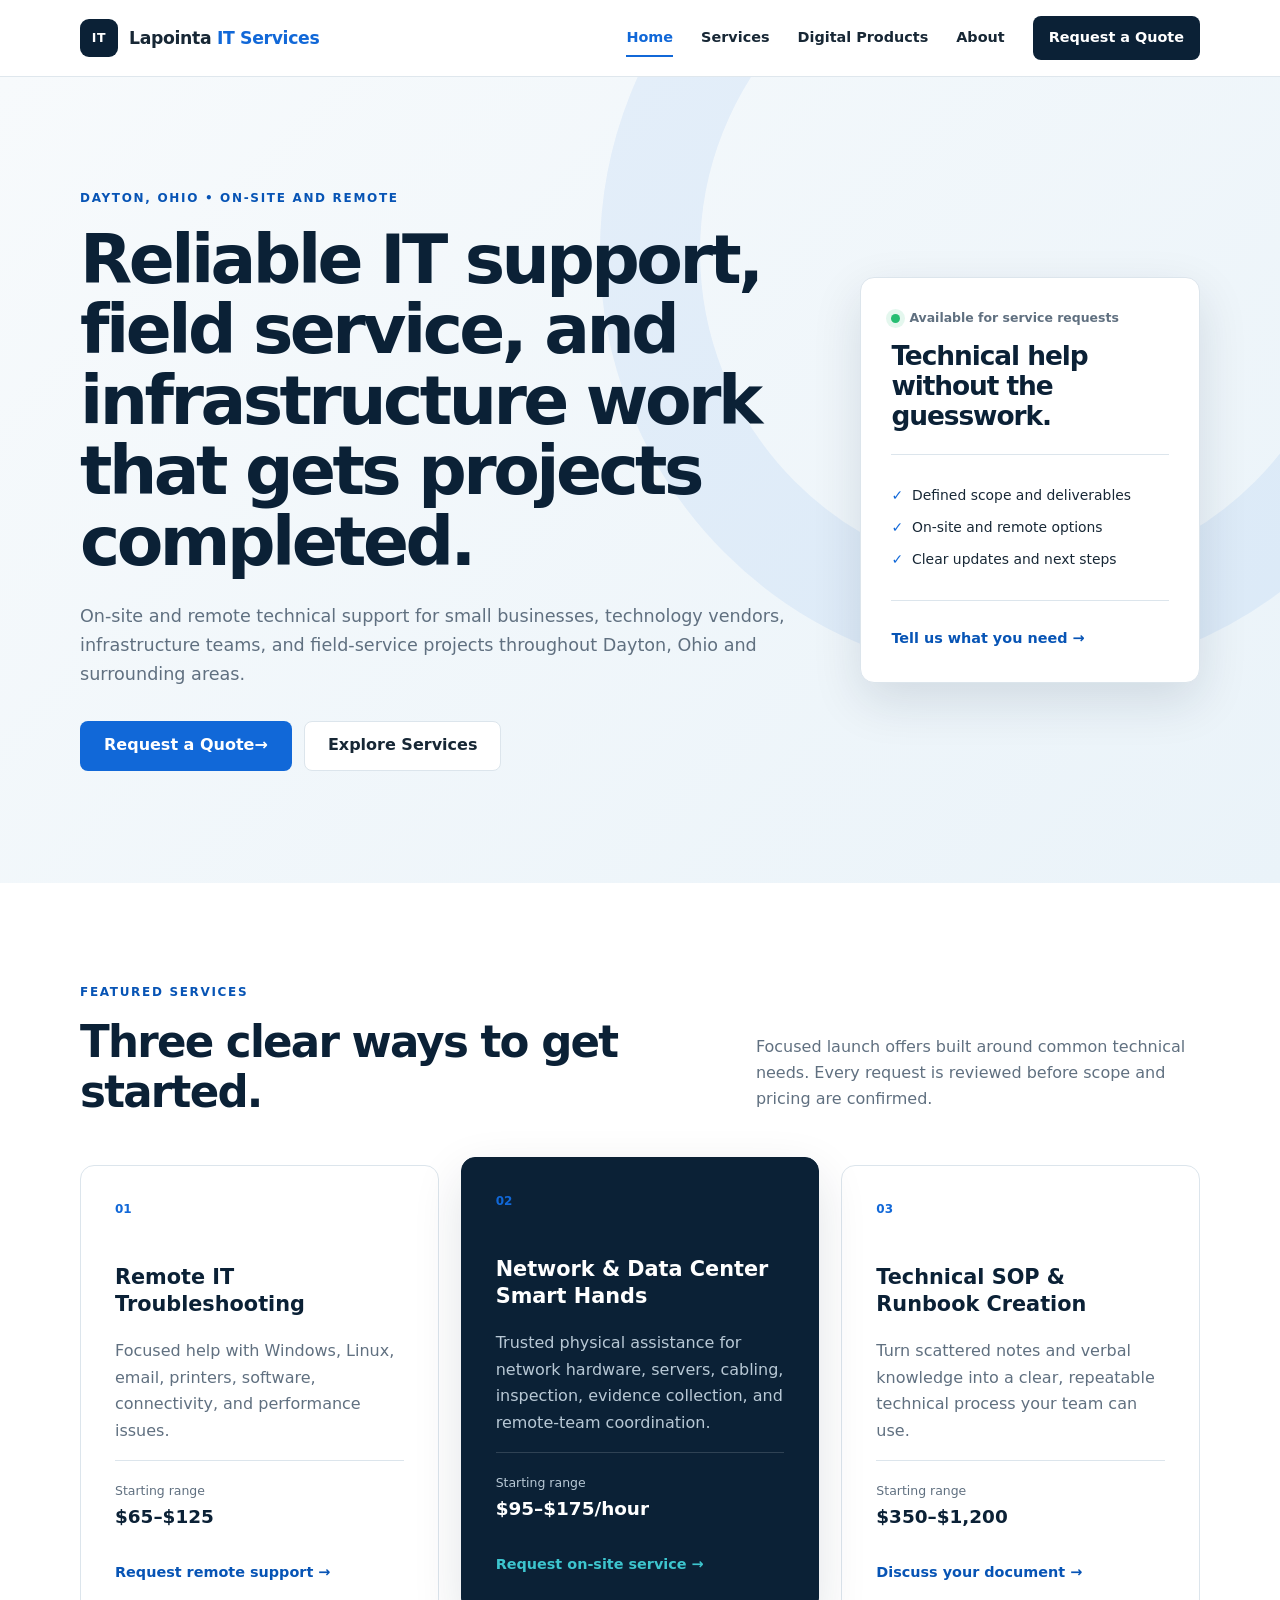
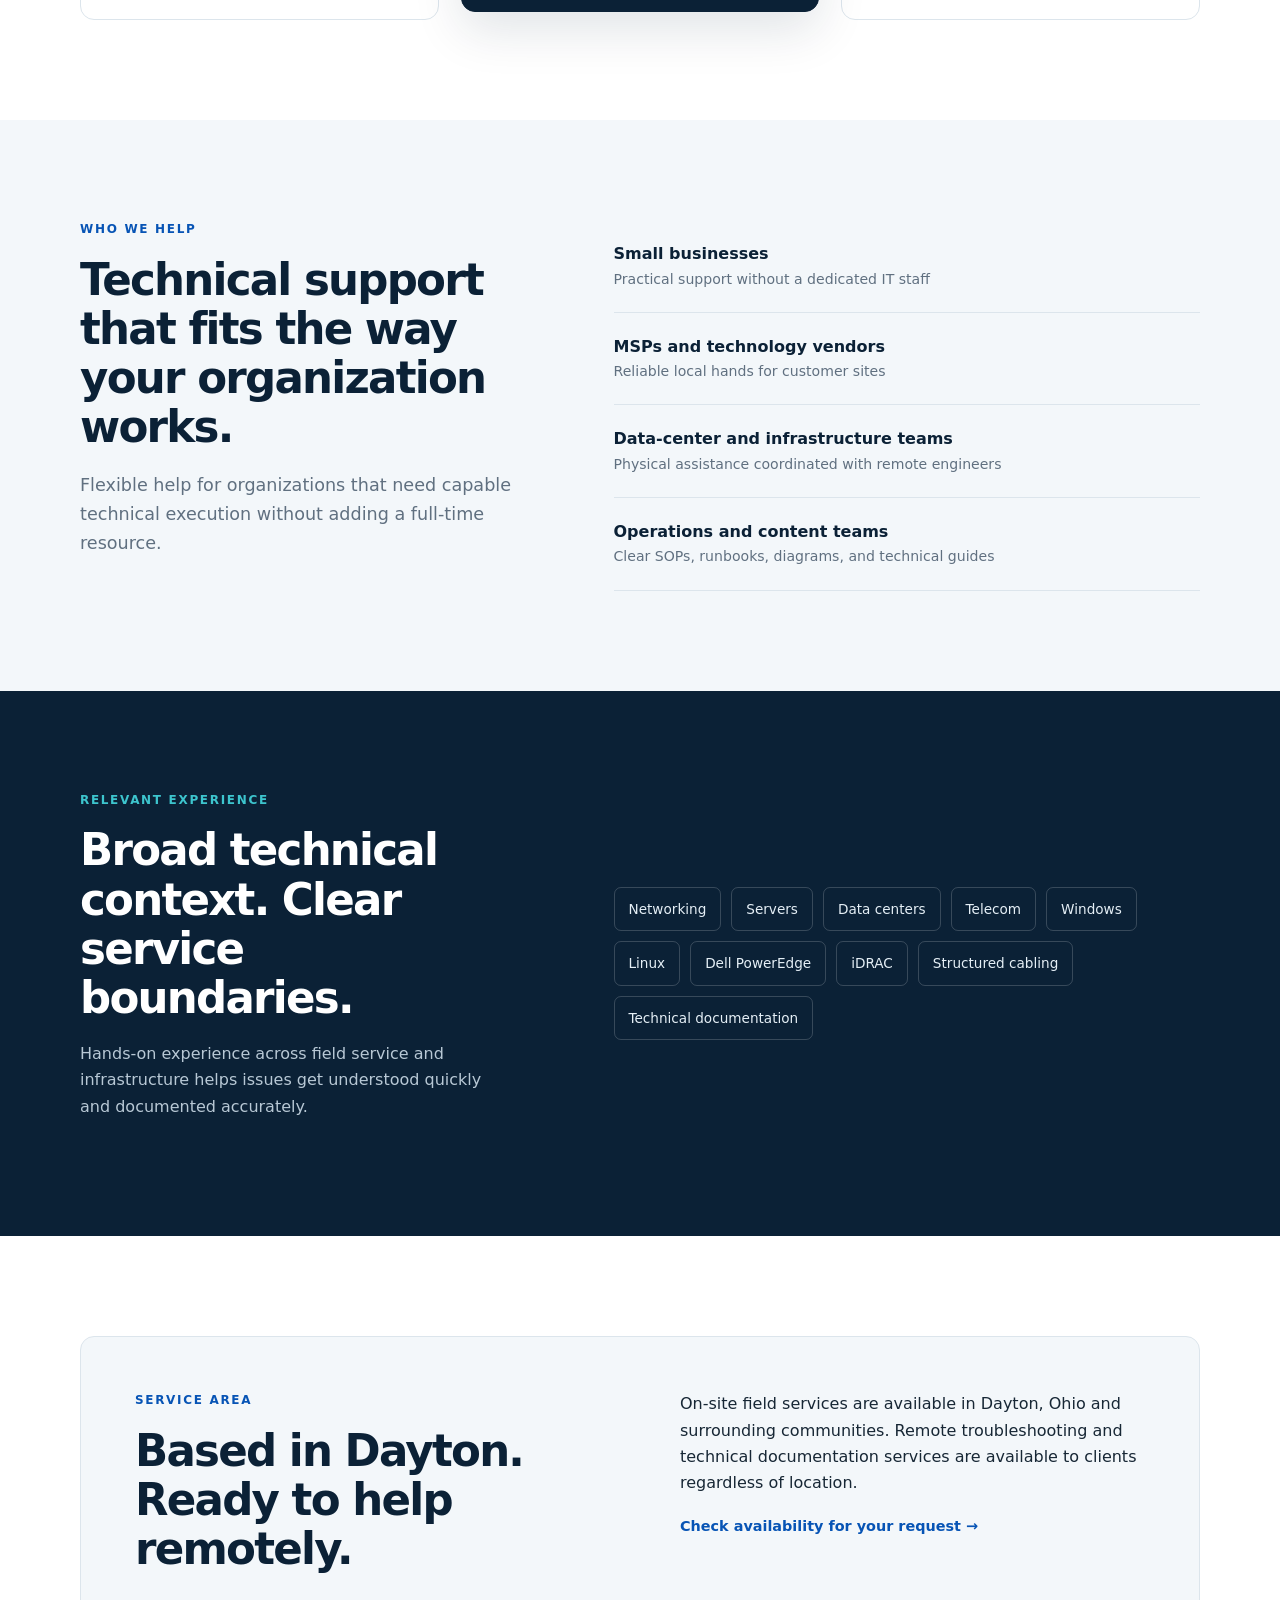
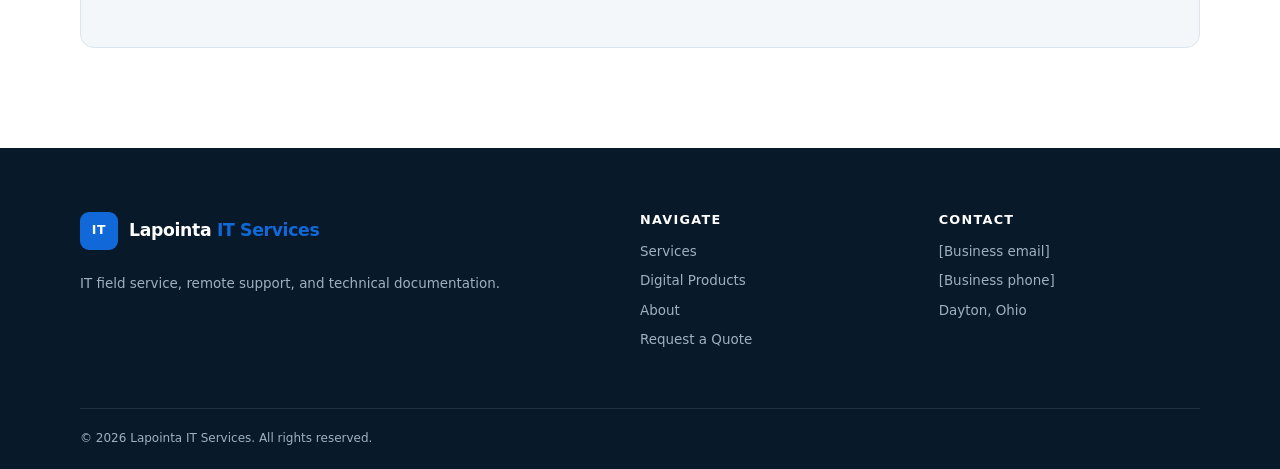
<file: index.html>
<!doctype html>
<html lang="en">
<head>
  <meta charset="utf-8"><meta name="viewport" content="width=device-width,initial-scale=1">
  <meta name="description" content="Lapointa IT Services provides professional IT field services, remote support, and technical documentation for Dayton, Ohio businesses and remote clients.">
  <title>Lapointa IT Services | Technical Services in Dayton, Ohio</title>
  <meta property="og:title" content="Lapointa IT Services | Technical Services in Dayton, Ohio">
  <meta property="og:description" content="Lapointa IT Services provides professional IT field services, remote support, and technical documentation for Dayton, Ohio businesses and remote clients.">
  <meta property="og:type" content="website">
  <meta property="og:locale" content="en_US">
  <link rel="icon" href="favicon.svg" type="image/svg+xml">
  <link rel="stylesheet" href="styles.css">
</head>
<body>
  <header class="site-header"><div class="container nav-wrap">
    <a class="brand" href="index.html" aria-label="Lapointa IT Services home"><span class="brand-mark">IT</span><span>Lapointa <strong>IT Services</strong></span></a>
    <button class="menu-toggle" type="button" aria-expanded="false" aria-controls="main-nav"><span class="sr-only">Toggle navigation</span><span></span><span></span><span></span></button>
    <nav id="main-nav" class="main-nav" aria-label="Main navigation"><a class="active" href="index.html">Home</a><a href="services.html">Services</a><a href="products.html">Digital Products</a><a href="about.html">About</a><a class="nav-cta" href="contact.html">Request a Quote</a></nav>
  </div></header>

  <main>
    <section class="hero"><div class="container hero-grid">
      <div><p class="eyebrow">Dayton, Ohio • On-site and remote</p><h1>Reliable IT support, field service, and infrastructure work that gets projects completed.</h1><p class="hero-text">On-site and remote technical support for small businesses, technology vendors, infrastructure teams, and field-service projects throughout Dayton, Ohio and surrounding areas.</p><div class="button-row"><a class="button primary" href="contact.html">Request a Quote <span aria-hidden="true">→</span></a><a class="button secondary" href="services.html">Explore Services</a></div></div>
      <aside class="hero-panel"><p class="availability"><i></i> Available for service requests</p><h2>Technical help without the guesswork.</h2><ul class="check-list"><li>Defined scope and deliverables</li><li>On-site and remote options</li><li>Clear updates and next steps</li></ul><a href="contact.html">Tell us what you need →</a></aside>
    </div></section>

    <section class="section"><div class="container"><div class="section-heading"><div><p class="eyebrow">Featured services</p><h2>Three clear ways to get started.</h2></div><p>Focused launch offers built around common technical needs. Every request is reviewed before scope and pricing are confirmed.</p></div>
      <div class="card-grid three">
        <article class="offer-card"><span class="card-icon">01</span><h3>Remote IT Troubleshooting</h3><p>Focused help with Windows, Linux, email, printers, software, connectivity, and performance issues.</p><p class="starting">Starting range <strong>$65–$125</strong></p><a href="contact.html?service=remote">Request remote support →</a></article>
        <article class="offer-card featured"><span class="card-icon">02</span><h3>Network &amp; Data Center Smart Hands</h3><p>Trusted physical assistance for network hardware, servers, cabling, inspection, evidence collection, and remote-team coordination.</p><p class="starting">Starting range <strong>$95–$175/hour</strong></p><a href="contact.html?service=smart-hands">Request on-site service →</a></article>
        <article class="offer-card"><span class="card-icon">03</span><h3>Technical SOP &amp; Runbook Creation</h3><p>Turn scattered notes and verbal knowledge into a clear, repeatable technical process your team can use.</p><p class="starting">Starting range <strong>$350–$1,200</strong></p><a href="contact.html?service=documentation">Discuss your document →</a></article>
      </div>
    </div></section>

    <section class="section soft"><div class="container split"><div><p class="eyebrow">Who we help</p><h2>Technical support that fits the way your organization works.</h2><p class="lead">Flexible help for organizations that need capable technical execution without adding a full-time resource.</p></div><div class="audience-list"><div><strong>Small businesses</strong><span>Practical support without a dedicated IT staff</span></div><div><strong>MSPs and technology vendors</strong><span>Reliable local hands for customer sites</span></div><div><strong>Data-center and infrastructure teams</strong><span>Physical assistance coordinated with remote engineers</span></div><div><strong>Operations and content teams</strong><span>Clear SOPs, runbooks, diagrams, and technical guides</span></div></div></div></section>

    <section class="section dark"><div class="container split"><div><p class="eyebrow light">Relevant experience</p><h2>Broad technical context. Clear service boundaries.</h2><p>Hands-on experience across field service and infrastructure helps issues get understood quickly and documented accurately.</p></div><div class="tag-list"><span>Networking</span><span>Servers</span><span>Data centers</span><span>Telecom</span><span>Windows</span><span>Linux</span><span>Dell PowerEdge</span><span>iDRAC</span><span>Structured cabling</span><span>Technical documentation</span></div></div></section>

    <section class="section"><div class="container area-card"><div><p class="eyebrow">Service area</p><h2>Based in Dayton. Ready to help remotely.</h2></div><div><p>On-site field services are available in Dayton, Ohio and surrounding communities. Remote troubleshooting and technical documentation services are available to clients regardless of location.</p><a class="text-link" href="contact.html">Check availability for your request →</a></div></div></section>
  </main>
  <footer class="site-footer"><div class="container footer-grid"><div><a class="brand footer-brand" href="index.html"><span class="brand-mark">IT</span><span>Lapointa <strong>IT Services</strong></span></a><p>IT field service, remote support, and technical documentation.</p></div><div><h3>Navigate</h3><a href="services.html">Services</a><a href="products.html">Digital Products</a><a href="about.html">About</a><a href="contact.html">Request a Quote</a></div><div><h3>Contact</h3><p>[Business email]</p><p>[Business phone]</p><p>Dayton, Ohio</p></div></div><div class="container copyright">© <span id="year"></span> Lapointa IT Services. All rights reserved.</div></footer>
  <script src="script.js"></script>
</body></html>
</file>
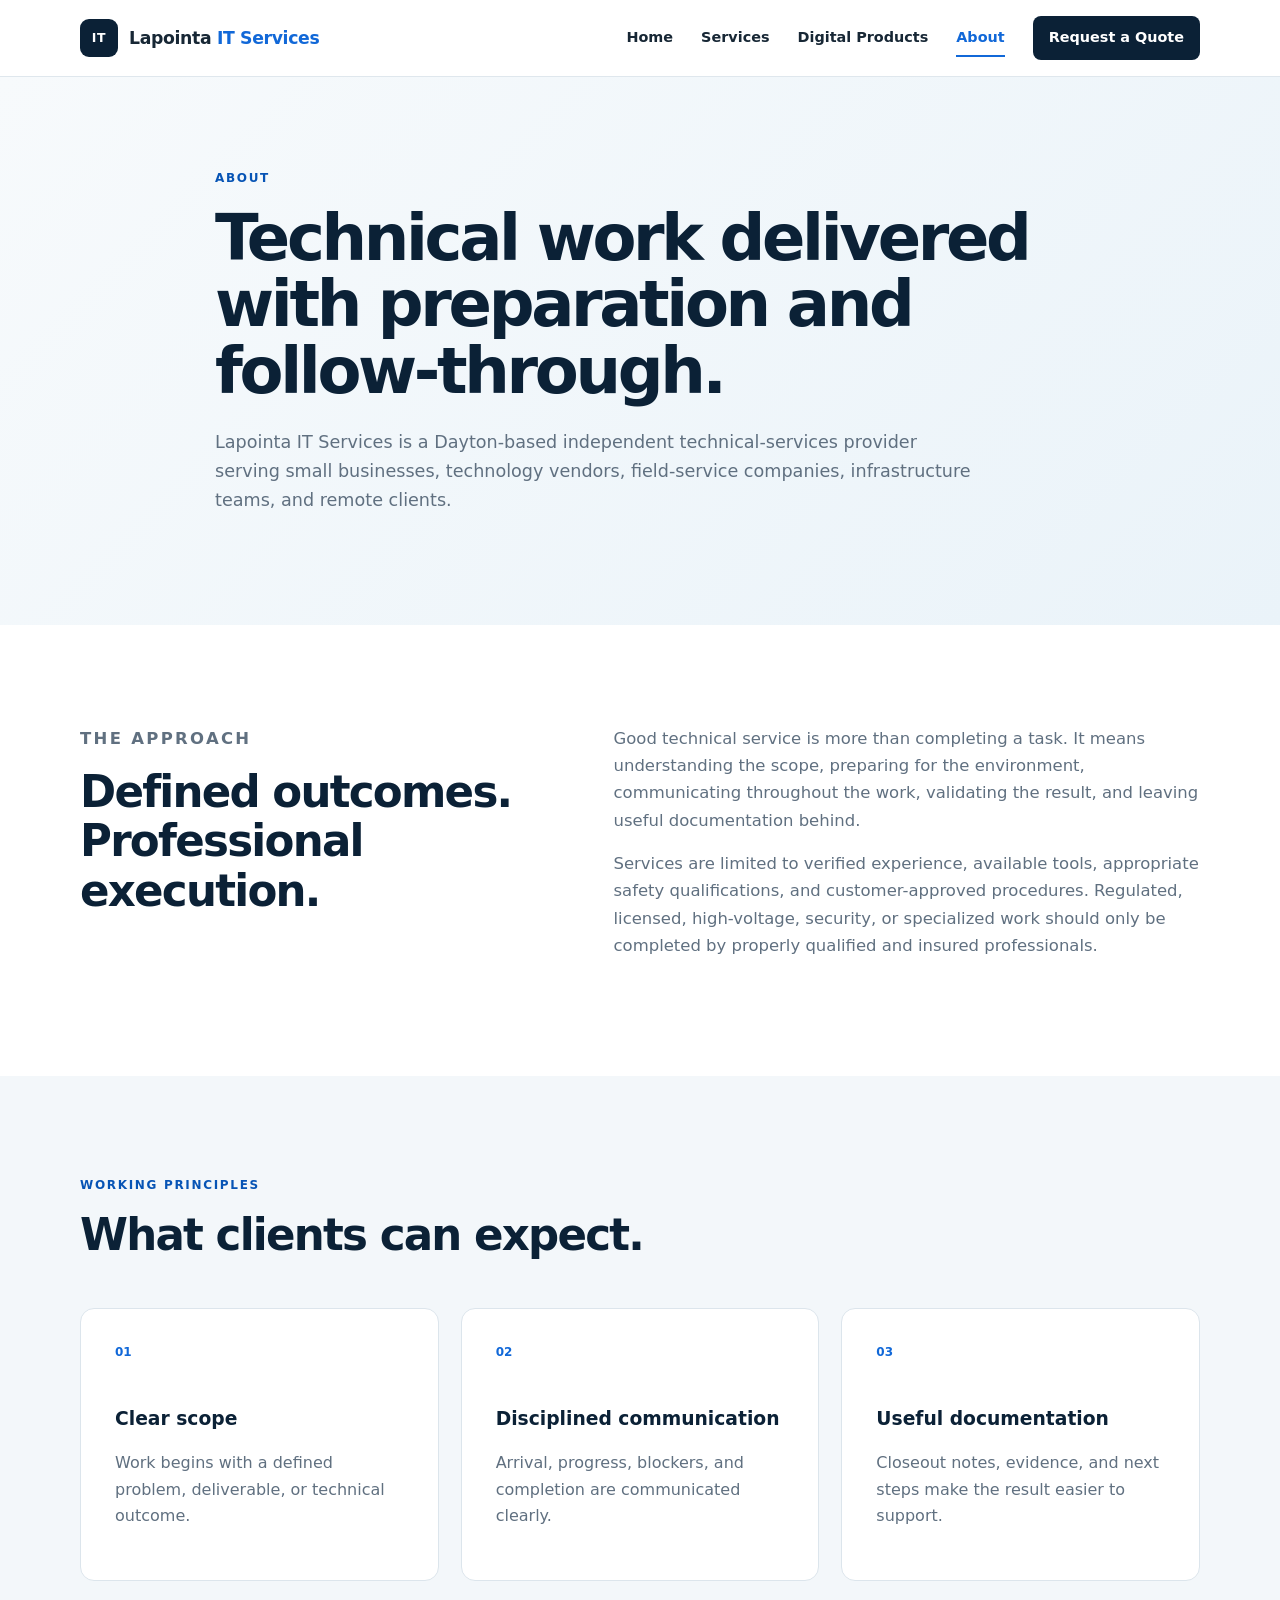
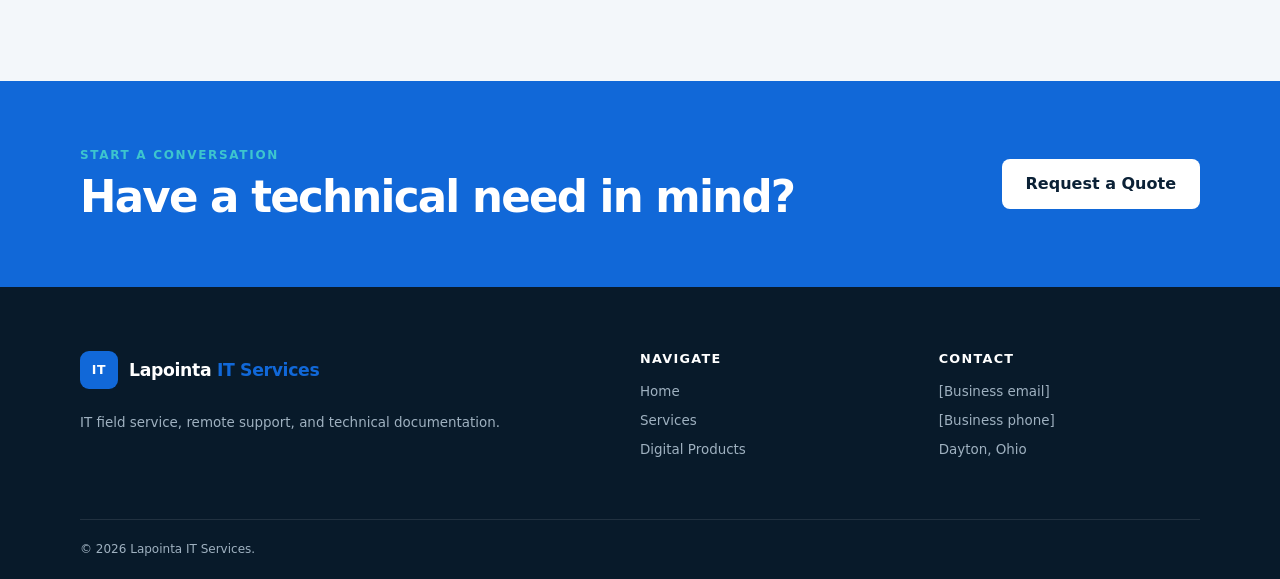
<file: about.html>
<!doctype html><html lang="en"><head><meta charset="utf-8"><meta name="viewport" content="width=device-width,initial-scale=1"><meta name="description" content="Learn about Lapointa IT Services, a Dayton-based provider focused on reliable technical execution and clear documentation."><title>About | Lapointa IT Services</title>
  <meta property="og:title" content="About | Lapointa IT Services">
  <meta property="og:description" content="About a Dayton-based technical services provider focused on reliable execution and clear documentation.">
  <meta property="og:type" content="website">
  <meta property="og:locale" content="en_US">
  <link rel="icon" href="favicon.svg" type="image/svg+xml"><link rel="stylesheet" href="styles.css"></head><body>
<header class="site-header"><div class="container nav-wrap"><a class="brand" href="index.html"><span class="brand-mark">IT</span><span>Lapointa <strong>IT Services</strong></span></a><button class="menu-toggle" type="button" aria-expanded="false" aria-controls="main-nav"><span class="sr-only">Toggle navigation</span><span></span><span></span><span></span></button><nav id="main-nav" class="main-nav"><a href="index.html">Home</a><a href="services.html">Services</a><a href="products.html">Digital Products</a><a class="active" href="about.html">About</a><a class="nav-cta" href="contact.html">Request a Quote</a></nav></div></header>
<main><section class="page-hero"><div class="container narrow"><p class="eyebrow">About</p><h1>Technical work delivered with preparation and follow-through.</h1><p>Lapointa IT Services is a Dayton-based independent technical-services provider serving small businesses, technology vendors, field-service companies, infrastructure teams, and remote clients.</p></div></section>
<section class="section"><div class="container split about-copy"><div><p class="eyebrow">The approach</p><h2>Defined outcomes. Professional execution.</h2></div><div><p>Good technical service is more than completing a task. It means understanding the scope, preparing for the environment, communicating throughout the work, validating the result, and leaving useful documentation behind.</p><p>Services are limited to verified experience, available tools, appropriate safety qualifications, and customer-approved procedures. Regulated, licensed, high-voltage, security, or specialized work should only be completed by properly qualified and insured professionals.</p></div></div></section>
<section class="section soft"><div class="container"><div class="section-heading"><div><p class="eyebrow">Working principles</p><h2>What clients can expect.</h2></div></div><div class="card-grid three"><article class="principle"><span>01</span><h3>Clear scope</h3><p>Work begins with a defined problem, deliverable, or technical outcome.</p></article><article class="principle"><span>02</span><h3>Disciplined communication</h3><p>Arrival, progress, blockers, and completion are communicated clearly.</p></article><article class="principle"><span>03</span><h3>Useful documentation</h3><p>Closeout notes, evidence, and next steps make the result easier to support.</p></article></div></div></section>
<section class="cta"><div class="container"><div><p class="eyebrow light">Start a conversation</p><h2>Have a technical need in mind?</h2></div><a class="button white" href="contact.html">Request a Quote</a></div></section></main>
<footer class="site-footer"><div class="container footer-grid"><div><a class="brand footer-brand" href="index.html"><span class="brand-mark">IT</span><span>Lapointa <strong>IT Services</strong></span></a><p>IT field service, remote support, and technical documentation.</p></div><div><h3>Navigate</h3><a href="index.html">Home</a><a href="services.html">Services</a><a href="products.html">Digital Products</a></div><div><h3>Contact</h3><p>[Business email]</p><p>[Business phone]</p><p>Dayton, Ohio</p></div></div><div class="container copyright">© <span id="year"></span> Lapointa IT Services.</div></footer><script src="script.js"></script></body></html>
</file>
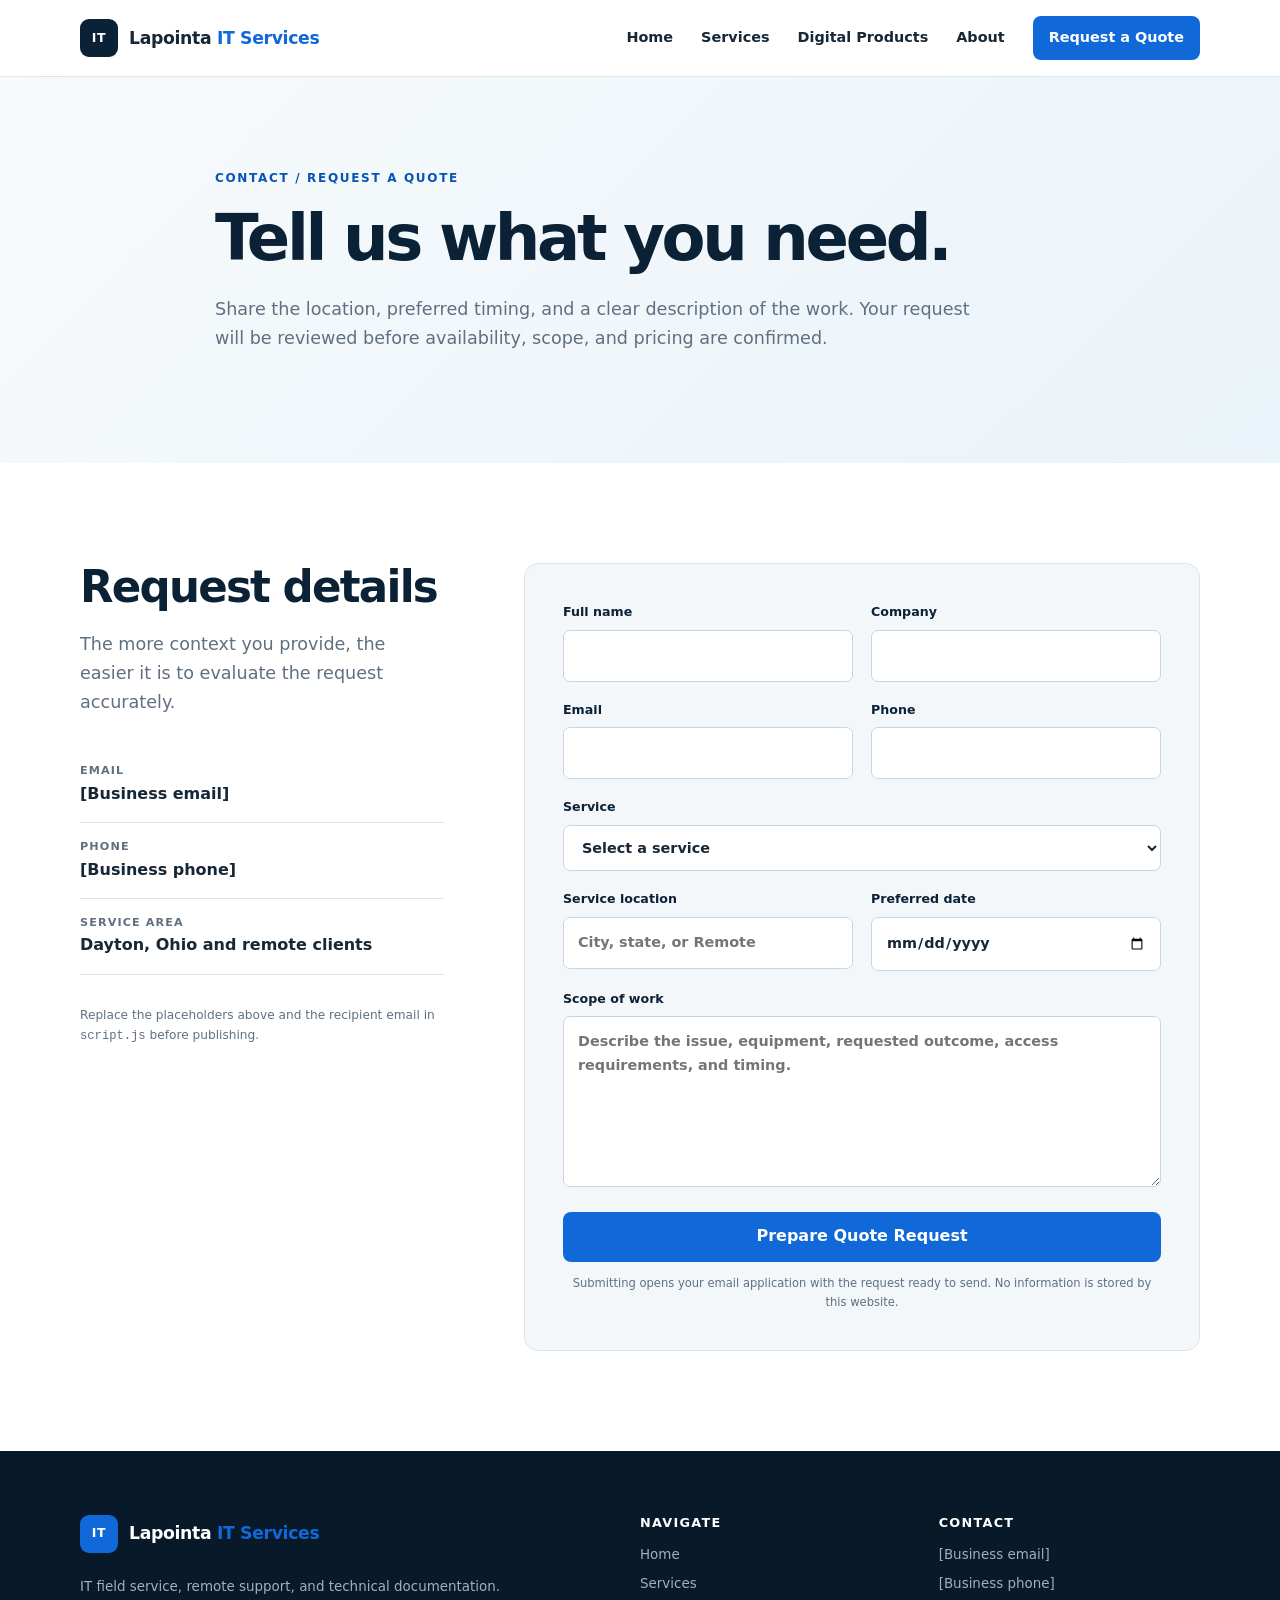
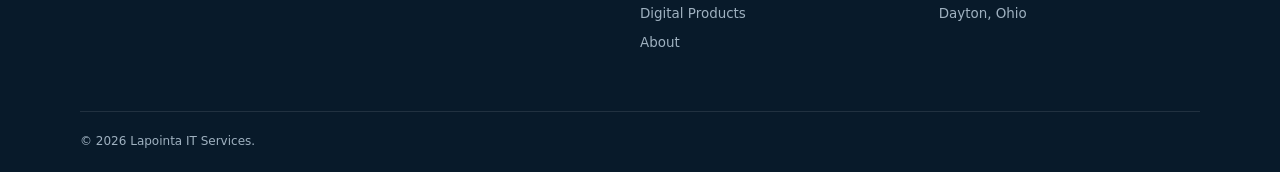
<file: contact.html>
<!doctype html><html lang="en"><head><meta charset="utf-8"><meta name="viewport" content="width=device-width,initial-scale=1"><meta name="description" content="Request a quote from Lapointa IT Services for IT field service, remote support, or technical documentation."><title>Request a Quote | Lapointa IT Services</title>
  <meta property="og:title" content="Request a Quote | Lapointa IT Services">
  <meta property="og:description" content="Request a quote for IT field service, remote support, or technical documentation.">
  <meta property="og:type" content="website">
  <meta property="og:locale" content="en_US">
  <link rel="icon" href="favicon.svg" type="image/svg+xml"><link rel="stylesheet" href="styles.css"></head><body>
<header class="site-header"><div class="container nav-wrap"><a class="brand" href="index.html"><span class="brand-mark">IT</span><span>Lapointa <strong>IT Services</strong></span></a><button class="menu-toggle" type="button" aria-expanded="false" aria-controls="main-nav"><span class="sr-only">Toggle navigation</span><span></span><span></span><span></span></button><nav id="main-nav" class="main-nav"><a href="index.html">Home</a><a href="services.html">Services</a><a href="products.html">Digital Products</a><a href="about.html">About</a><a class="nav-cta active" href="contact.html">Request a Quote</a></nav></div></header>
<main><section class="page-hero contact-hero"><div class="container narrow"><p class="eyebrow">Contact / Request a Quote</p><h1>Tell us what you need.</h1><p>Share the location, preferred timing, and a clear description of the work. Your request will be reviewed before availability, scope, and pricing are confirmed.</p></div></section>
<section class="section"><div class="container contact-grid"><div><h2>Request details</h2><p class="lead">The more context you provide, the easier it is to evaluate the request accurately.</p><div class="contact-info"><div><span>Email</span><strong>[Business email]</strong></div><div><span>Phone</span><strong>[Business phone]</strong></div><div><span>Service area</span><strong>Dayton, Ohio and remote clients</strong></div></div><p class="small">Replace the placeholders above and the recipient email in <code>script.js</code> before publishing.</p></div>
<form id="quote-form" class="quote-form"><div class="form-row"><label>Full name<input name="name" autocomplete="name" required></label><label>Company<input name="company" autocomplete="organization"></label></div><div class="form-row"><label>Email<input type="email" name="email" autocomplete="email" required></label><label>Phone<input type="tel" name="phone" autocomplete="tel"></label></div><label>Service<select name="service" required><option value="">Select a service</option><option value="Remote IT Troubleshooting">Remote IT Troubleshooting</option><option value="Network and Data Center Smart Hands">Network and Data Center Smart Hands</option><option value="Technical SOP and Runbook Creation">Technical SOP and Runbook Creation</option><option value="Networking and Cabling">Networking and Cabling</option><option value="Small Business IT">Small Business IT</option><option value="Other Technical Service">Other Technical Service</option></select></label><div class="form-row"><label>Service location<input name="location" placeholder="City, state, or Remote" required></label><label>Preferred date<input type="date" name="date"></label></div><label>Scope of work<textarea name="message" rows="6" placeholder="Describe the issue, equipment, requested outcome, access requirements, and timing." required></textarea></label><button class="button primary full" type="submit">Prepare Quote Request</button><p class="form-note">Submitting opens your email application with the request ready to send. No information is stored by this website.</p></form></div></section></main>
<footer class="site-footer"><div class="container footer-grid"><div><a class="brand footer-brand" href="index.html"><span class="brand-mark">IT</span><span>Lapointa <strong>IT Services</strong></span></a><p>IT field service, remote support, and technical documentation.</p></div><div><h3>Navigate</h3><a href="index.html">Home</a><a href="services.html">Services</a><a href="products.html">Digital Products</a><a href="about.html">About</a></div><div><h3>Contact</h3><p>[Business email]</p><p>[Business phone]</p><p>Dayton, Ohio</p></div></div><div class="container copyright">© <span id="year"></span> Lapointa IT Services.</div></footer><script src="script.js"></script></body></html>
</file>
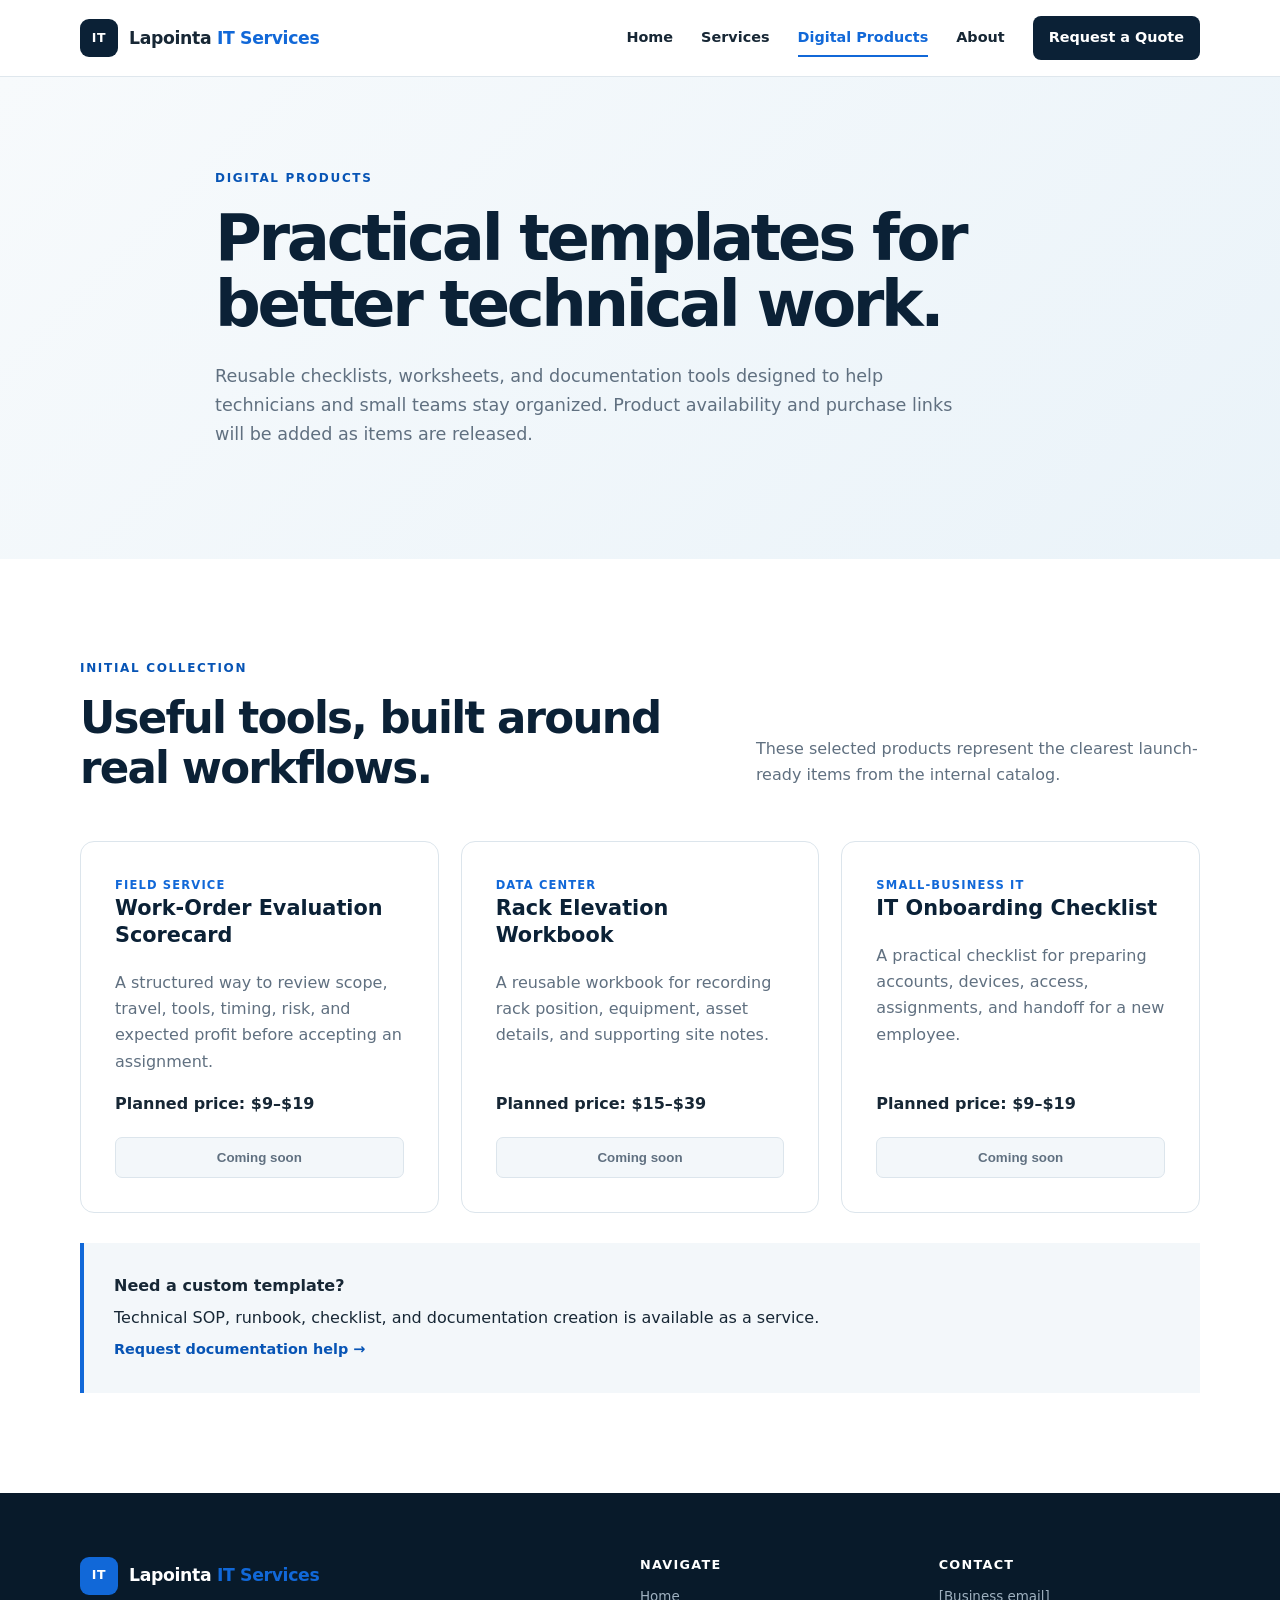
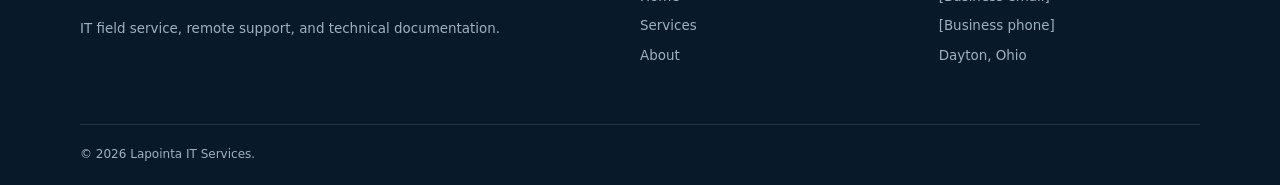
<file: products.html>
<!doctype html><html lang="en"><head><meta charset="utf-8"><meta name="viewport" content="width=device-width,initial-scale=1"><meta name="description" content="Lapointa IT Services offers practical IT field-service, data-center, and small-business digital templates."><title>Digital Products | Lapointa IT Services</title>
  <meta property="og:title" content="Digital Products | Lapointa IT Services">
  <meta property="og:description" content="Practical IT field-service, data-center, and small-business digital templates.">
  <meta property="og:type" content="website">
  <meta property="og:locale" content="en_US">
  <link rel="icon" href="favicon.svg" type="image/svg+xml"><link rel="stylesheet" href="styles.css"></head><body>
<header class="site-header"><div class="container nav-wrap"><a class="brand" href="index.html"><span class="brand-mark">IT</span><span>Lapointa <strong>IT Services</strong></span></a><button class="menu-toggle" type="button" aria-expanded="false" aria-controls="main-nav"><span class="sr-only">Toggle navigation</span><span></span><span></span><span></span></button><nav id="main-nav" class="main-nav"><a href="index.html">Home</a><a href="services.html">Services</a><a class="active" href="products.html">Digital Products</a><a href="about.html">About</a><a class="nav-cta" href="contact.html">Request a Quote</a></nav></div></header>
<main><section class="page-hero"><div class="container narrow"><p class="eyebrow">Digital products</p><h1>Practical templates for better technical work.</h1><p>Reusable checklists, worksheets, and documentation tools designed to help technicians and small teams stay organized. Product availability and purchase links will be added as items are released.</p></div></section>
<section class="section"><div class="container"><div class="section-heading"><div><p class="eyebrow">Initial collection</p><h2>Useful tools, built around real workflows.</h2></div><p>These selected products represent the clearest launch-ready items from the internal catalog.</p></div><div class="card-grid three">
<article class="product-card"><span>Field service</span><h3>Work-Order Evaluation Scorecard</h3><p>A structured way to review scope, travel, tools, timing, risk, and expected profit before accepting an assignment.</p><strong>Planned price: $9–$19</strong><button disabled>Coming soon</button></article>
<article class="product-card"><span>Data center</span><h3>Rack Elevation Workbook</h3><p>A reusable workbook for recording rack position, equipment, asset details, and supporting site notes.</p><strong>Planned price: $15–$39</strong><button disabled>Coming soon</button></article>
<article class="product-card"><span>Small-business IT</span><h3>IT Onboarding Checklist</h3><p>A practical checklist for preparing accounts, devices, access, assignments, and handoff for a new employee.</p><strong>Planned price: $9–$19</strong><button disabled>Coming soon</button></article>
</div><div class="notice"><strong>Need a custom template?</strong><p>Technical SOP, runbook, checklist, and documentation creation is available as a service.</p><a href="contact.html?service=documentation">Request documentation help →</a></div></div></section></main>
<footer class="site-footer"><div class="container footer-grid"><div><a class="brand footer-brand" href="index.html"><span class="brand-mark">IT</span><span>Lapointa <strong>IT Services</strong></span></a><p>IT field service, remote support, and technical documentation.</p></div><div><h3>Navigate</h3><a href="index.html">Home</a><a href="services.html">Services</a><a href="about.html">About</a></div><div><h3>Contact</h3><p>[Business email]</p><p>[Business phone]</p><p>Dayton, Ohio</p></div></div><div class="container copyright">© <span id="year"></span> Lapointa IT Services.</div></footer><script src="script.js"></script></body></html>
</file>
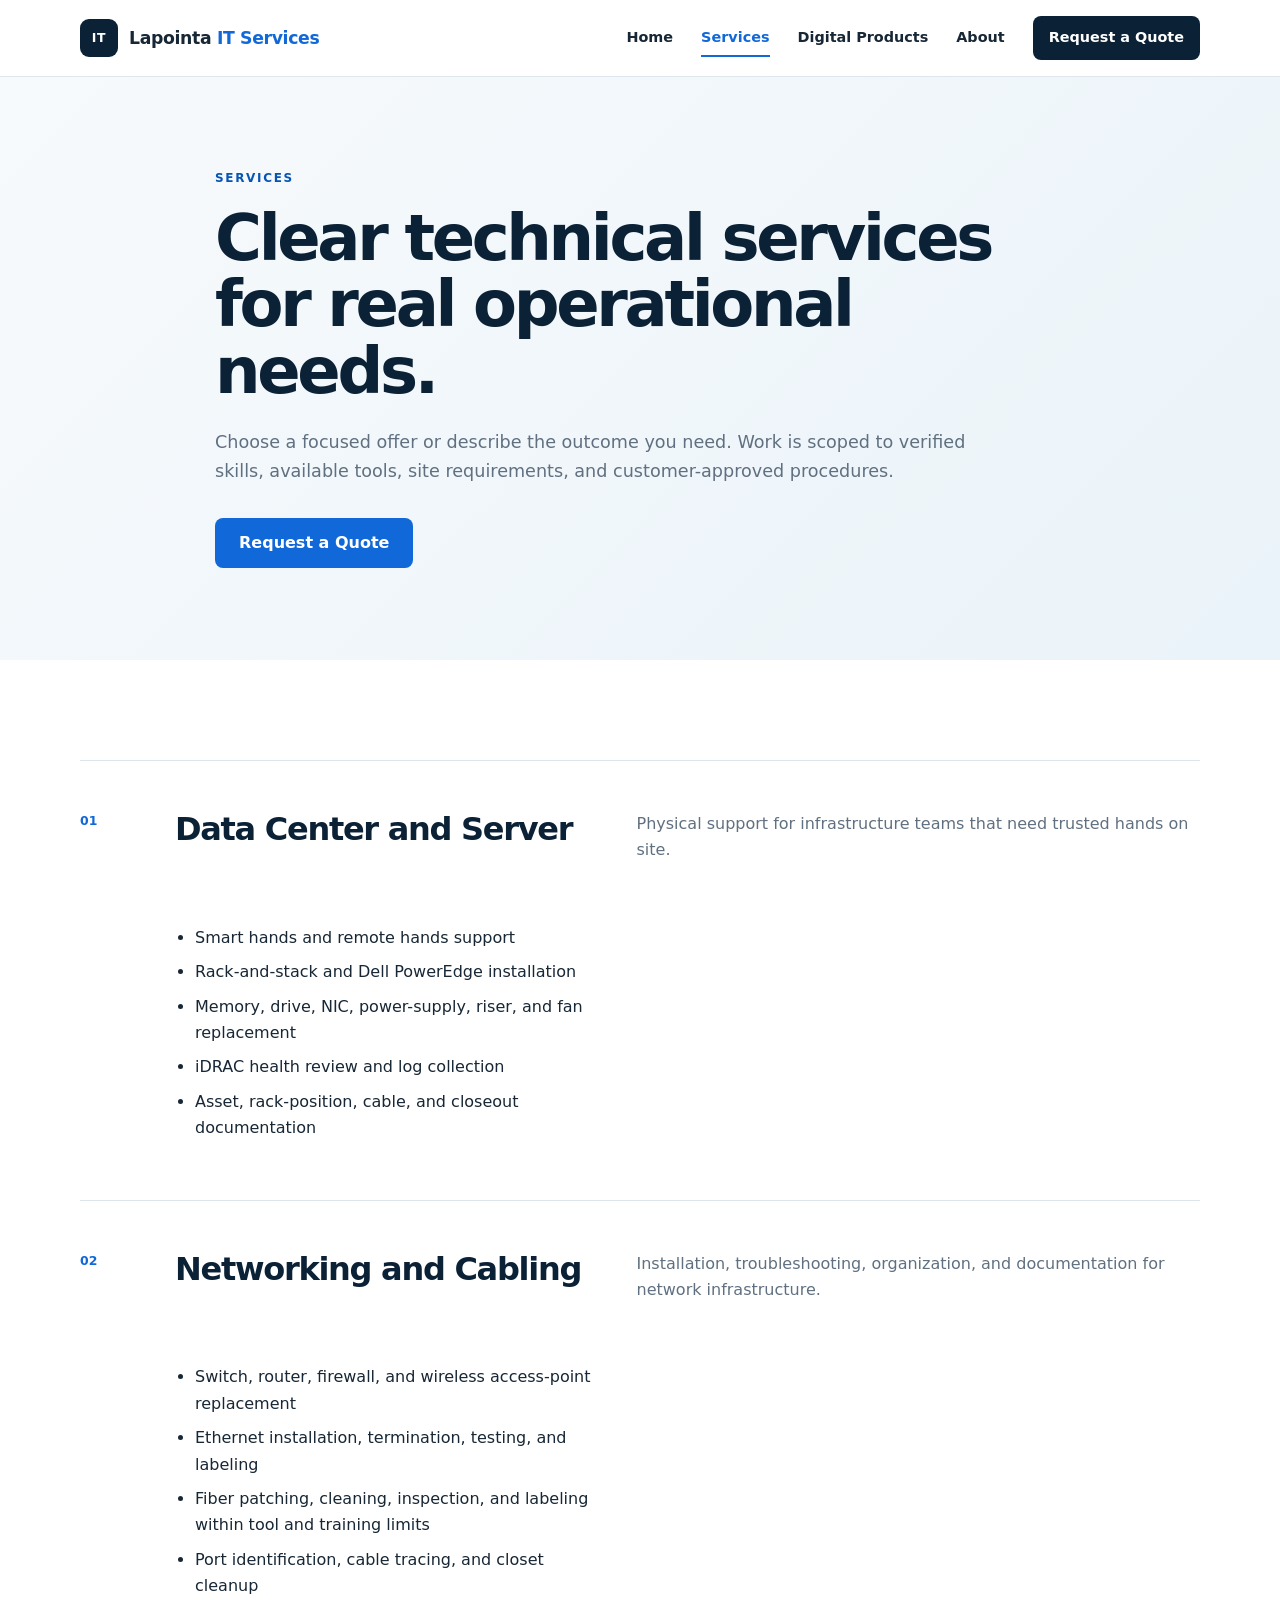
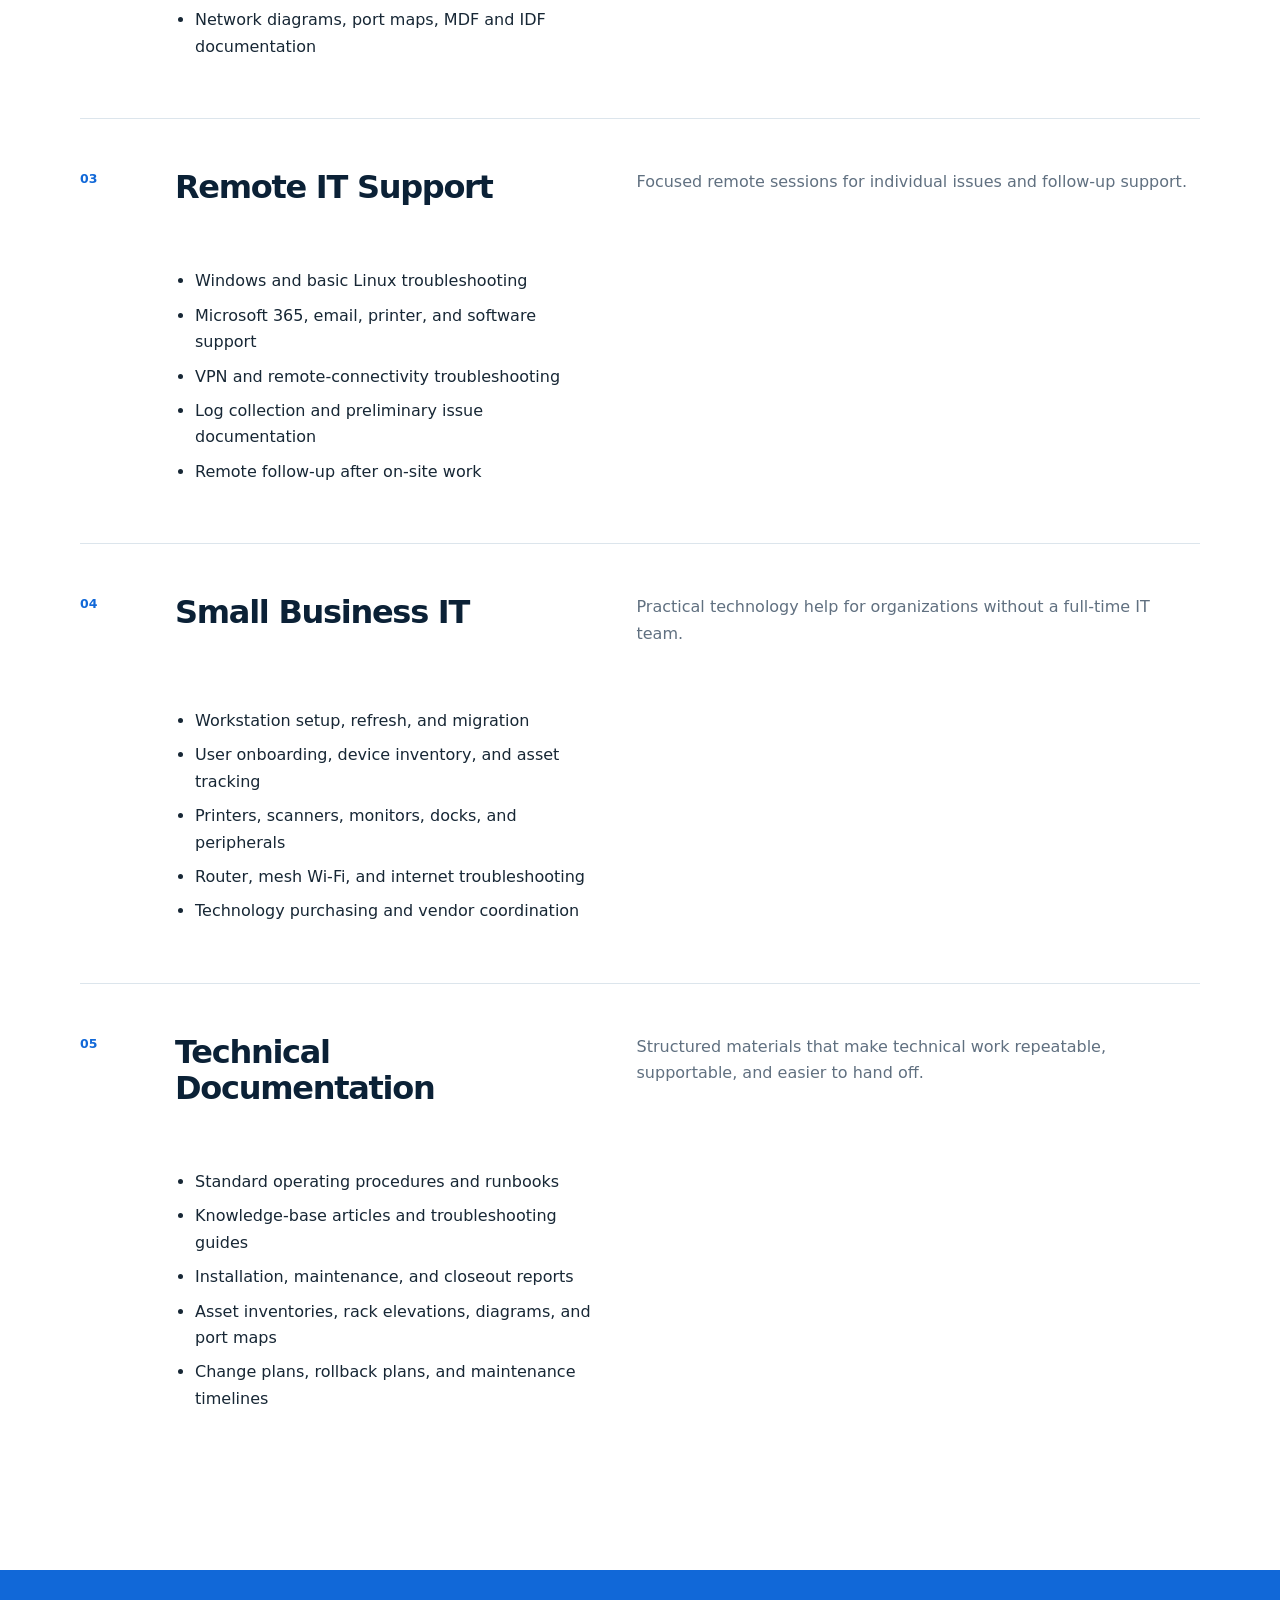
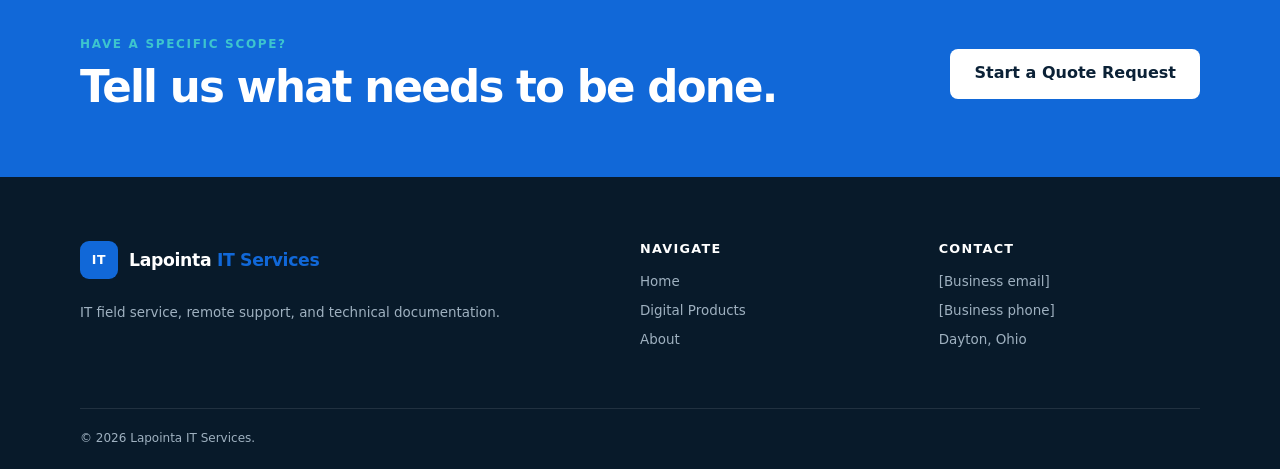
<file: services.html>
<!doctype html><html lang="en"><head><meta charset="utf-8"><meta name="viewport" content="width=device-width,initial-scale=1"><meta name="description" content="Lapointa IT Services provides data center, networking, remote IT, small-business IT, and technical documentation services in Dayton, Ohio."><title>Services | Lapointa IT Services</title>
  <meta property="og:title" content="Services | Lapointa IT Services">
  <meta property="og:description" content="Data center, networking, remote IT, small-business IT, and technical documentation services in Dayton, Ohio.">
  <meta property="og:type" content="website">
  <meta property="og:locale" content="en_US">
  <link rel="icon" href="favicon.svg" type="image/svg+xml"><link rel="stylesheet" href="styles.css"></head><body>
<header class="site-header"><div class="container nav-wrap"><a class="brand" href="index.html"><span class="brand-mark">IT</span><span>Lapointa <strong>IT Services</strong></span></a><button class="menu-toggle" type="button" aria-expanded="false" aria-controls="main-nav"><span class="sr-only">Toggle navigation</span><span></span><span></span><span></span></button><nav id="main-nav" class="main-nav"><a href="index.html">Home</a><a class="active" href="services.html">Services</a><a href="products.html">Digital Products</a><a href="about.html">About</a><a class="nav-cta" href="contact.html">Request a Quote</a></nav></div></header>
<main><section class="page-hero"><div class="container narrow"><p class="eyebrow">Services</p><h1>Clear technical services for real operational needs.</h1><p>Choose a focused offer or describe the outcome you need. Work is scoped to verified skills, available tools, site requirements, and customer-approved procedures.</p><a class="button primary" href="contact.html">Request a Quote</a></div></section>
<section class="section"><div class="container service-categories">
  <article><span>01</span><div><h2>Data Center and Server</h2><p>Physical support for infrastructure teams that need trusted hands on site.</p><ul><li>Smart hands and remote hands support</li><li>Rack-and-stack and Dell PowerEdge installation</li><li>Memory, drive, NIC, power-supply, riser, and fan replacement</li><li>iDRAC health review and log collection</li><li>Asset, rack-position, cable, and closeout documentation</li></ul></div></article>
  <article><span>02</span><div><h2>Networking and Cabling</h2><p>Installation, troubleshooting, organization, and documentation for network infrastructure.</p><ul><li>Switch, router, firewall, and wireless access-point replacement</li><li>Ethernet installation, termination, testing, and labeling</li><li>Fiber patching, cleaning, inspection, and labeling within tool and training limits</li><li>Port identification, cable tracing, and closet cleanup</li><li>Network diagrams, port maps, MDF and IDF documentation</li></ul></div></article>
  <article><span>03</span><div><h2>Remote IT Support</h2><p>Focused remote sessions for individual issues and follow-up support.</p><ul><li>Windows and basic Linux troubleshooting</li><li>Microsoft 365, email, printer, and software support</li><li>VPN and remote-connectivity troubleshooting</li><li>Log collection and preliminary issue documentation</li><li>Remote follow-up after on-site work</li></ul></div></article>
  <article><span>04</span><div><h2>Small Business IT</h2><p>Practical technology help for organizations without a full-time IT team.</p><ul><li>Workstation setup, refresh, and migration</li><li>User onboarding, device inventory, and asset tracking</li><li>Printers, scanners, monitors, docks, and peripherals</li><li>Router, mesh Wi-Fi, and internet troubleshooting</li><li>Technology purchasing and vendor coordination</li></ul></div></article>
  <article><span>05</span><div><h2>Technical Documentation</h2><p>Structured materials that make technical work repeatable, supportable, and easier to hand off.</p><ul><li>Standard operating procedures and runbooks</li><li>Knowledge-base articles and troubleshooting guides</li><li>Installation, maintenance, and closeout reports</li><li>Asset inventories, rack elevations, diagrams, and port maps</li><li>Change plans, rollback plans, and maintenance timelines</li></ul></div></article>
</div></section><section class="cta"><div class="container"><div><p class="eyebrow light">Have a specific scope?</p><h2>Tell us what needs to be done.</h2></div><a class="button white" href="contact.html">Start a Quote Request</a></div></section></main>
<footer class="site-footer"><div class="container footer-grid"><div><a class="brand footer-brand" href="index.html"><span class="brand-mark">IT</span><span>Lapointa <strong>IT Services</strong></span></a><p>IT field service, remote support, and technical documentation.</p></div><div><h3>Navigate</h3><a href="index.html">Home</a><a href="products.html">Digital Products</a><a href="about.html">About</a></div><div><h3>Contact</h3><p>[Business email]</p><p>[Business phone]</p><p>Dayton, Ohio</p></div></div><div class="container copyright">© <span id="year"></span> Lapointa IT Services.</div></footer><script src="script.js"></script></body></html>
</file>
<file: styles.css>
:root{--navy:#0b2136;--navy2:#123753;--blue:#1168d8;--blue2:#0754b5;--cyan:#3dc5ce;--ink:#172735;--muted:#607080;--line:#dce5ec;--soft:#f3f7fa;--white:#fff;--radius:14px;--shadow:0 18px 50px rgba(11,33,54,.12)}
*{box-sizing:border-box}html{scroll-behavior:smooth}body{margin:0;color:var(--ink);background:#fff;font-family:Inter,ui-sans-serif,system-ui,-apple-system,BlinkMacSystemFont,"Segoe UI",sans-serif;line-height:1.65;-webkit-font-smoothing:antialiased}body.menu-open{overflow:hidden}a{color:inherit;text-decoration:none}p,h1,h2,h3{margin-top:0}.container{width:min(1120px,calc(100% - 40px));margin-inline:auto}.narrow{max-width:850px}.sr-only{position:absolute;width:1px;height:1px;padding:0;margin:-1px;overflow:hidden;clip:rect(0,0,0,0);white-space:nowrap;border:0}.section{padding:100px 0}.soft{background:var(--soft)}
.site-header{position:sticky;top:0;z-index:100;background:rgba(255,255,255,.95);border-bottom:1px solid rgba(220,229,236,.9);backdrop-filter:blur(12px)}.nav-wrap{min-height:76px;display:flex;align-items:center;justify-content:space-between}.brand{display:inline-flex;align-items:center;gap:11px;font-size:1.08rem;font-weight:750;letter-spacing:-.02em}.brand strong{color:var(--blue)}.brand-mark{display:grid;place-items:center;width:38px;height:38px;color:#fff;background:var(--navy);border-radius:9px;font-size:.78rem;letter-spacing:.06em}.main-nav{display:flex;align-items:center;gap:28px;font-size:.9rem;font-weight:650}.main-nav a:hover,.main-nav a.active:not(.nav-cta){color:var(--blue)}.main-nav a.active:not(.nav-cta){box-shadow:0 2px var(--blue);padding-block:5px}.nav-cta{padding:10px 16px;color:#fff;background:var(--navy);border-radius:8px}.nav-cta:hover,.nav-cta.active{color:#fff;background:var(--blue)}.menu-toggle{display:none;width:44px;height:44px;padding:10px;background:transparent;border:0;cursor:pointer}.menu-toggle span:not(.sr-only){display:block;width:23px;height:2px;margin:5px auto;background:var(--navy);transition:.2s}
.hero{position:relative;overflow:hidden;padding:112px 0;background:linear-gradient(135deg,#f7fafc,#eaf3f9)}.hero:after{content:"";position:absolute;right:-170px;top:-250px;width:650px;height:650px;border:100px solid rgba(17,104,216,.07);border-radius:50%}.hero-grid{position:relative;z-index:1;display:grid;grid-template-columns:1.35fr .65fr;gap:75px;align-items:center}.eyebrow{margin-bottom:16px;color:var(--blue2);font-size:.75rem;font-weight:800;letter-spacing:.14em;text-transform:uppercase}.eyebrow.light{color:var(--cyan)}h1{margin-bottom:24px;color:var(--navy);font-size:clamp(2.8rem,5.3vw,4.9rem);line-height:1.04;letter-spacing:-.052em}h2{margin-bottom:18px;color:var(--navy);font-size:clamp(2rem,3.4vw,3rem);line-height:1.13;letter-spacing:-.04em}h3{color:var(--navy);line-height:1.3}.hero-text,.lead{color:var(--muted);font-size:1.1rem}.hero-text{max-width:720px;margin-bottom:32px}.button-row{display:flex;flex-wrap:wrap;gap:12px}.button{display:inline-flex;align-items:center;justify-content:center;min-height:50px;padding:0 23px;border:1px solid transparent;border-radius:8px;font:inherit;font-weight:750;cursor:pointer;transition:transform .2s,background .2s}.button:hover{transform:translateY(-2px)}.button.primary{color:#fff;background:var(--blue)}.button.primary:hover{background:var(--blue2)}.button.secondary{background:#fff;border-color:var(--line)}.button.white{color:var(--navy);background:#fff}.button.full{width:100%}.hero-panel{padding:30px;background:#fff;border:1px solid var(--line);border-radius:var(--radius);box-shadow:var(--shadow)}.hero-panel h2{font-size:1.65rem}.availability{display:flex;align-items:center;gap:9px;color:var(--muted);font-size:.78rem;font-weight:700}.availability i{width:9px;height:9px;background:#26bd72;border-radius:50%;box-shadow:0 0 0 5px rgba(38,189,114,.12)}.check-list{margin:24px 0;padding:20px 0;border-block:1px solid var(--line);list-style:none}.check-list li{margin:9px 0;font-size:.87rem}.check-list li:before{content:"✓";margin-right:9px;color:var(--blue);font-weight:900}.hero-panel>a,.offer-card>a,.text-link,.notice a{color:var(--blue2);font-weight:750;font-size:.9rem}
.section-heading{display:grid;grid-template-columns:1.15fr .85fr;gap:75px;align-items:end;margin-bottom:48px}.section-heading h2{margin-bottom:0}.section-heading>p{margin-bottom:4px;color:var(--muted)}.card-grid{display:grid;gap:22px}.card-grid.three{grid-template-columns:repeat(3,1fr)}.offer-card,.product-card,.principle{padding:34px;background:#fff;border:1px solid var(--line);border-radius:var(--radius)}.offer-card{display:flex;flex-direction:column;min-height:380px}.offer-card.featured{color:#fff;background:var(--navy);border-color:var(--navy);box-shadow:var(--shadow);transform:translateY(-8px)}.offer-card.featured h3{color:#fff}.offer-card.featured p{color:#b8c8d5}.offer-card.featured a{color:var(--cyan)}.card-icon,.principle>span{display:block;margin-bottom:44px;color:var(--blue);font-size:.75rem;font-weight:850}.offer-card h3,.product-card h3{font-size:1.3rem}.offer-card>p{color:var(--muted)}.offer-card .starting{margin-top:auto;padding-top:20px;border-top:1px solid var(--line);font-size:.78rem}.offer-card.featured .starting{border-color:rgba(255,255,255,.15)}.starting strong{display:block;color:var(--navy);font-size:1.15rem}.featured .starting strong{color:#fff}.offer-card>a{margin-top:17px}.split{display:grid;grid-template-columns:.85fr 1.15fr;gap:100px}.audience-list>div{padding:21px 0;border-bottom:1px solid var(--line)}.audience-list strong,.audience-list span{display:block}.audience-list strong{color:var(--navy)}.audience-list span{color:var(--muted);font-size:.88rem}.dark{color:#b8c8d5;background:var(--navy)}.dark h2{color:#fff}.tag-list{display:flex;flex-wrap:wrap;gap:10px;align-content:center}.tag-list span{padding:10px 14px;color:#e5eff6;border:1px solid rgba(255,255,255,.18);border-radius:7px;font-size:.85rem}.area-card{display:grid;grid-template-columns:1fr 1fr;gap:80px;padding:54px;background:var(--soft);border:1px solid var(--line);border-radius:var(--radius)}
.page-hero{padding:92px 0;background:linear-gradient(135deg,#f7fafc,#eaf3f9)}.page-hero h1{font-size:clamp(2.7rem,5vw,4.5rem)}.page-hero p:not(.eyebrow){max-width:760px;color:var(--muted);font-size:1.1rem}.page-hero .button{margin-top:14px}.service-categories article{display:grid;grid-template-columns:70px 1fr;gap:25px;padding:50px 0;border-top:1px solid var(--line)}.service-categories article>span{color:var(--blue);font-size:.78rem;font-weight:850}.service-categories article>div{display:grid;grid-template-columns:.85fr 1.15fr;gap:45px}.service-categories h2{font-size:2rem}.service-categories p{color:var(--muted)}.service-categories ul{margin:0;padding-left:20px}.service-categories li{margin-bottom:8px}.cta{padding:65px 0;color:#fff;background:var(--blue)}.cta .container{display:flex;align-items:center;justify-content:space-between;gap:40px}.cta h2{margin:0;color:#fff}.cta .eyebrow{margin-bottom:8px}.product-card{display:flex;flex-direction:column;min-height:320px}.product-card>span{color:var(--blue);font-size:.72rem;font-weight:800;text-transform:uppercase;letter-spacing:.1em}.product-card p{color:var(--muted)}.product-card strong{margin-top:auto}.product-card button{margin-top:20px;padding:12px;color:var(--muted);background:var(--soft);border:1px solid var(--line);border-radius:7px;font-weight:700}.notice{margin-top:30px;padding:30px;background:var(--soft);border-left:4px solid var(--blue)}.notice p{margin:5px 0}.principle{min-height:240px}.principle p{color:var(--muted)}.about-copy p{color:var(--muted);font-size:1.03rem}
.contact-grid{display:grid;grid-template-columns:.7fr 1.3fr;gap:80px}.contact-info{margin:30px 0}.contact-info>div{padding:15px 0;border-bottom:1px solid var(--line)}.contact-info span,.contact-info strong{display:block}.contact-info span{color:var(--muted);font-size:.7rem;font-weight:700;text-transform:uppercase;letter-spacing:.1em}.small{color:var(--muted);font-size:.76rem}.quote-form{padding:38px;background:var(--soft);border:1px solid var(--line);border-radius:var(--radius)}.form-row{display:grid;grid-template-columns:1fr 1fr;gap:18px}.quote-form label{display:block;margin-bottom:18px;color:var(--navy);font-size:.79rem;font-weight:750}.quote-form input,.quote-form select,.quote-form textarea{width:100%;margin-top:7px;padding:13px 14px;color:var(--ink);background:#fff;border:1px solid #c8d5df;border-radius:7px;font:inherit;font-size:.9rem;outline:none}.quote-form textarea{resize:vertical}.quote-form input:focus,.quote-form select:focus,.quote-form textarea:focus{border-color:var(--blue);box-shadow:0 0 0 3px rgba(17,104,216,.12)}.form-note{margin:12px 0 0;color:var(--muted);font-size:.72rem;text-align:center}
.site-footer{padding-top:64px;color:#9fb1c0;background:#081a2a}.footer-grid{display:grid;grid-template-columns:1.5fr .7fr .8fr;gap:70px;padding-bottom:50px}.footer-brand{margin-bottom:16px;color:#fff}.footer-brand .brand-mark{background:var(--blue)}.footer-grid h3{margin-bottom:13px;color:#fff;font-size:.8rem;text-transform:uppercase;letter-spacing:.1em}.footer-grid a:not(.brand),.footer-grid p{display:block;margin:7px 0;font-size:.84rem}.footer-grid a:not(.brand):hover{color:#fff}.copyright{padding:20px 0;border-top:1px solid rgba(255,255,255,.1);font-size:.75rem}
@media(max-width:850px){.section{padding:76px 0}.menu-toggle{display:block}.main-nav{position:fixed;inset:76px 0 auto;display:grid;gap:0;padding:15px 20px 25px;background:#fff;border-bottom:1px solid var(--line);box-shadow:0 18px 30px rgba(11,33,54,.1);transform:translateY(-140%);opacity:0;visibility:hidden;transition:.25s}.main-nav.open{transform:none;opacity:1;visibility:visible}.main-nav a{padding:13px 5px}.main-nav a.active:not(.nav-cta){box-shadow:none}.main-nav .nav-cta{margin-top:8px;text-align:center}.menu-toggle.active span:nth-child(2){transform:translateY(7px) rotate(45deg)}.menu-toggle.active span:nth-child(3){opacity:0}.menu-toggle.active span:nth-child(4){transform:translateY(-7px) rotate(-45deg)}.hero{padding:76px 0}.hero-grid,.split,.contact-grid{grid-template-columns:1fr;gap:45px}.hero-panel{max-width:600px}.card-grid.three{grid-template-columns:1fr;max-width:620px;margin-inline:auto}.offer-card{min-height:auto}.offer-card.featured{transform:none}.section-heading,.area-card{grid-template-columns:1fr;gap:18px}.service-categories article>div{grid-template-columns:1fr;gap:10px}.footer-grid{grid-template-columns:1.3fr 1fr 1fr;gap:30px}}
@media(max-width:600px){.container{width:min(100% - 28px,1120px)}.section{padding:62px 0}.hero,.page-hero{padding:62px 0}h1{font-size:clamp(2.5rem,12vw,3.4rem)}.button-row{flex-direction:column}.button-row .button{width:100%}.area-card{padding:30px 24px}.service-categories article{grid-template-columns:1fr;gap:12px;padding:38px 0}.cta .container{align-items:flex-start;flex-direction:column}.form-row{grid-template-columns:1fr;gap:0}.quote-form{padding:25px 20px}.footer-grid{grid-template-columns:1fr;gap:28px}.site-footer{padding-top:46px}}
@media(prefers-reduced-motion:reduce){html{scroll-behavior:auto}*,*:before,*:after{transition-duration:.01ms!important}}
</file>
